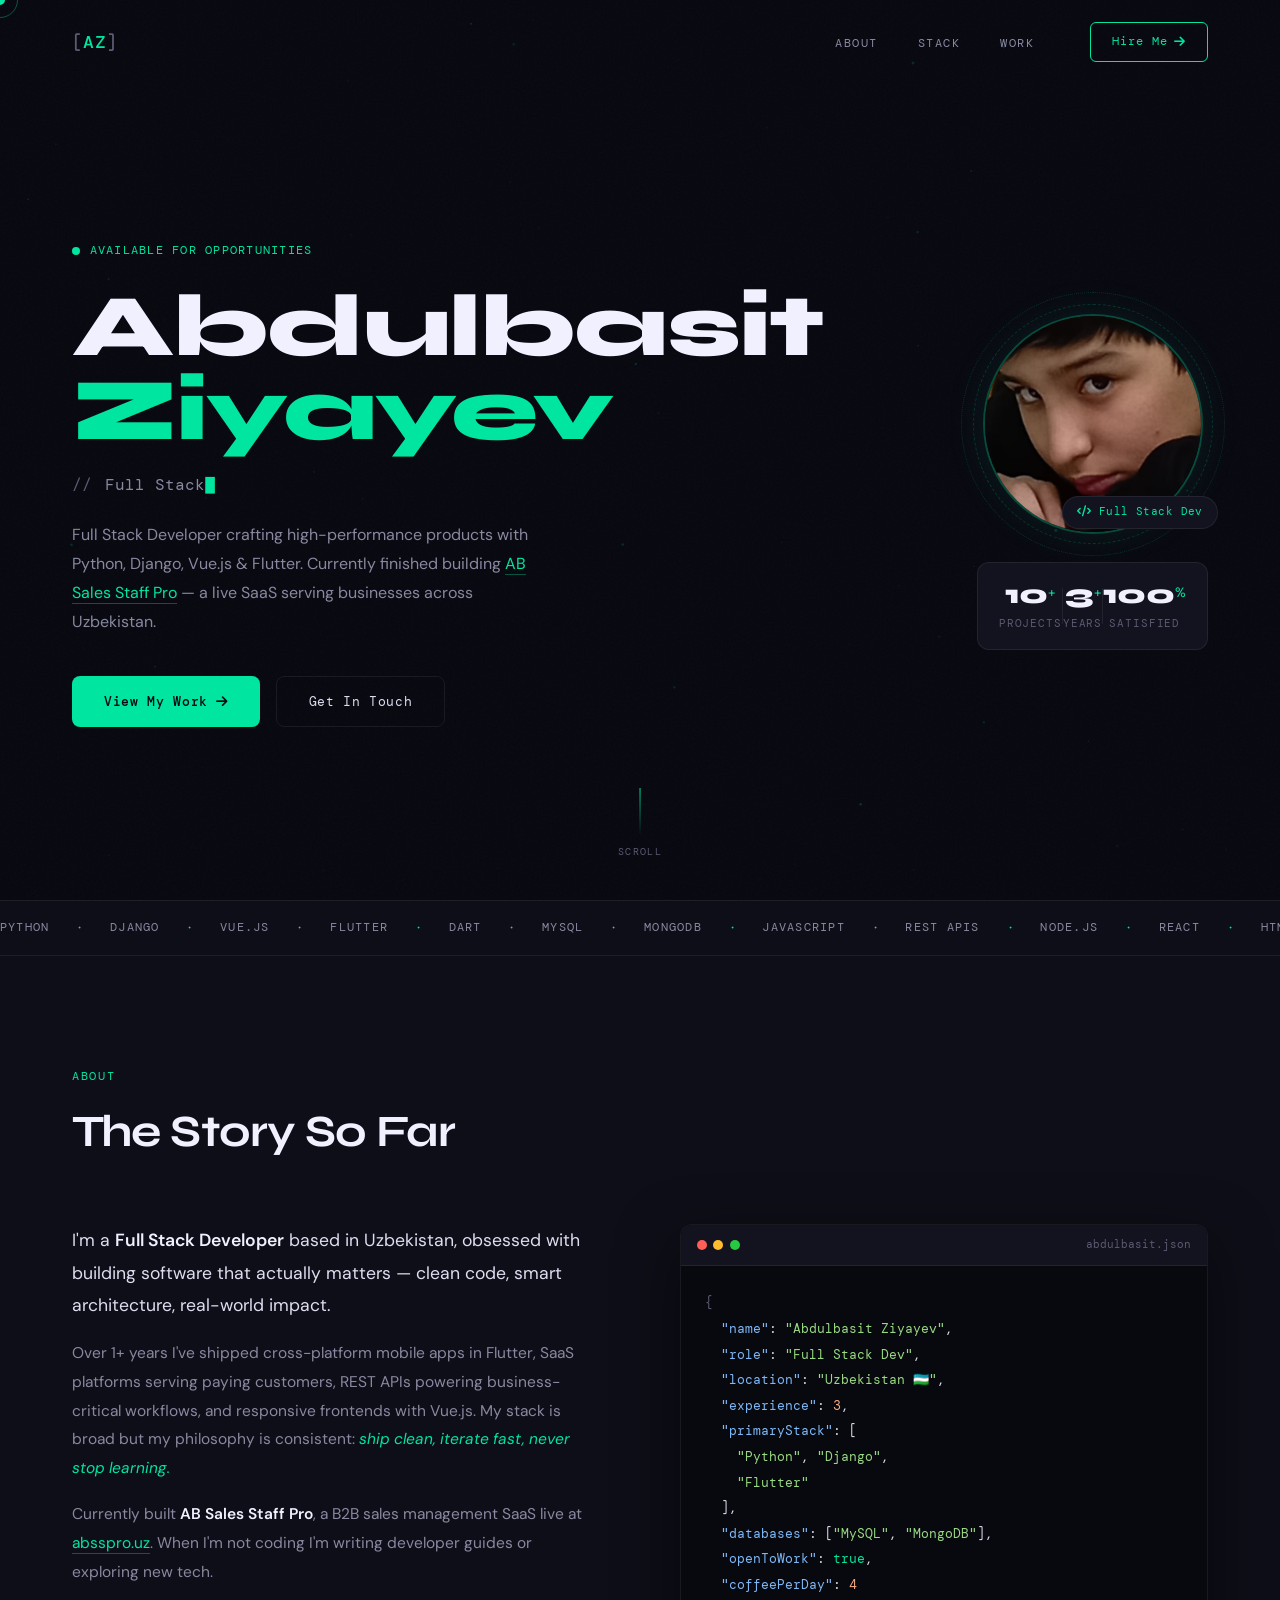
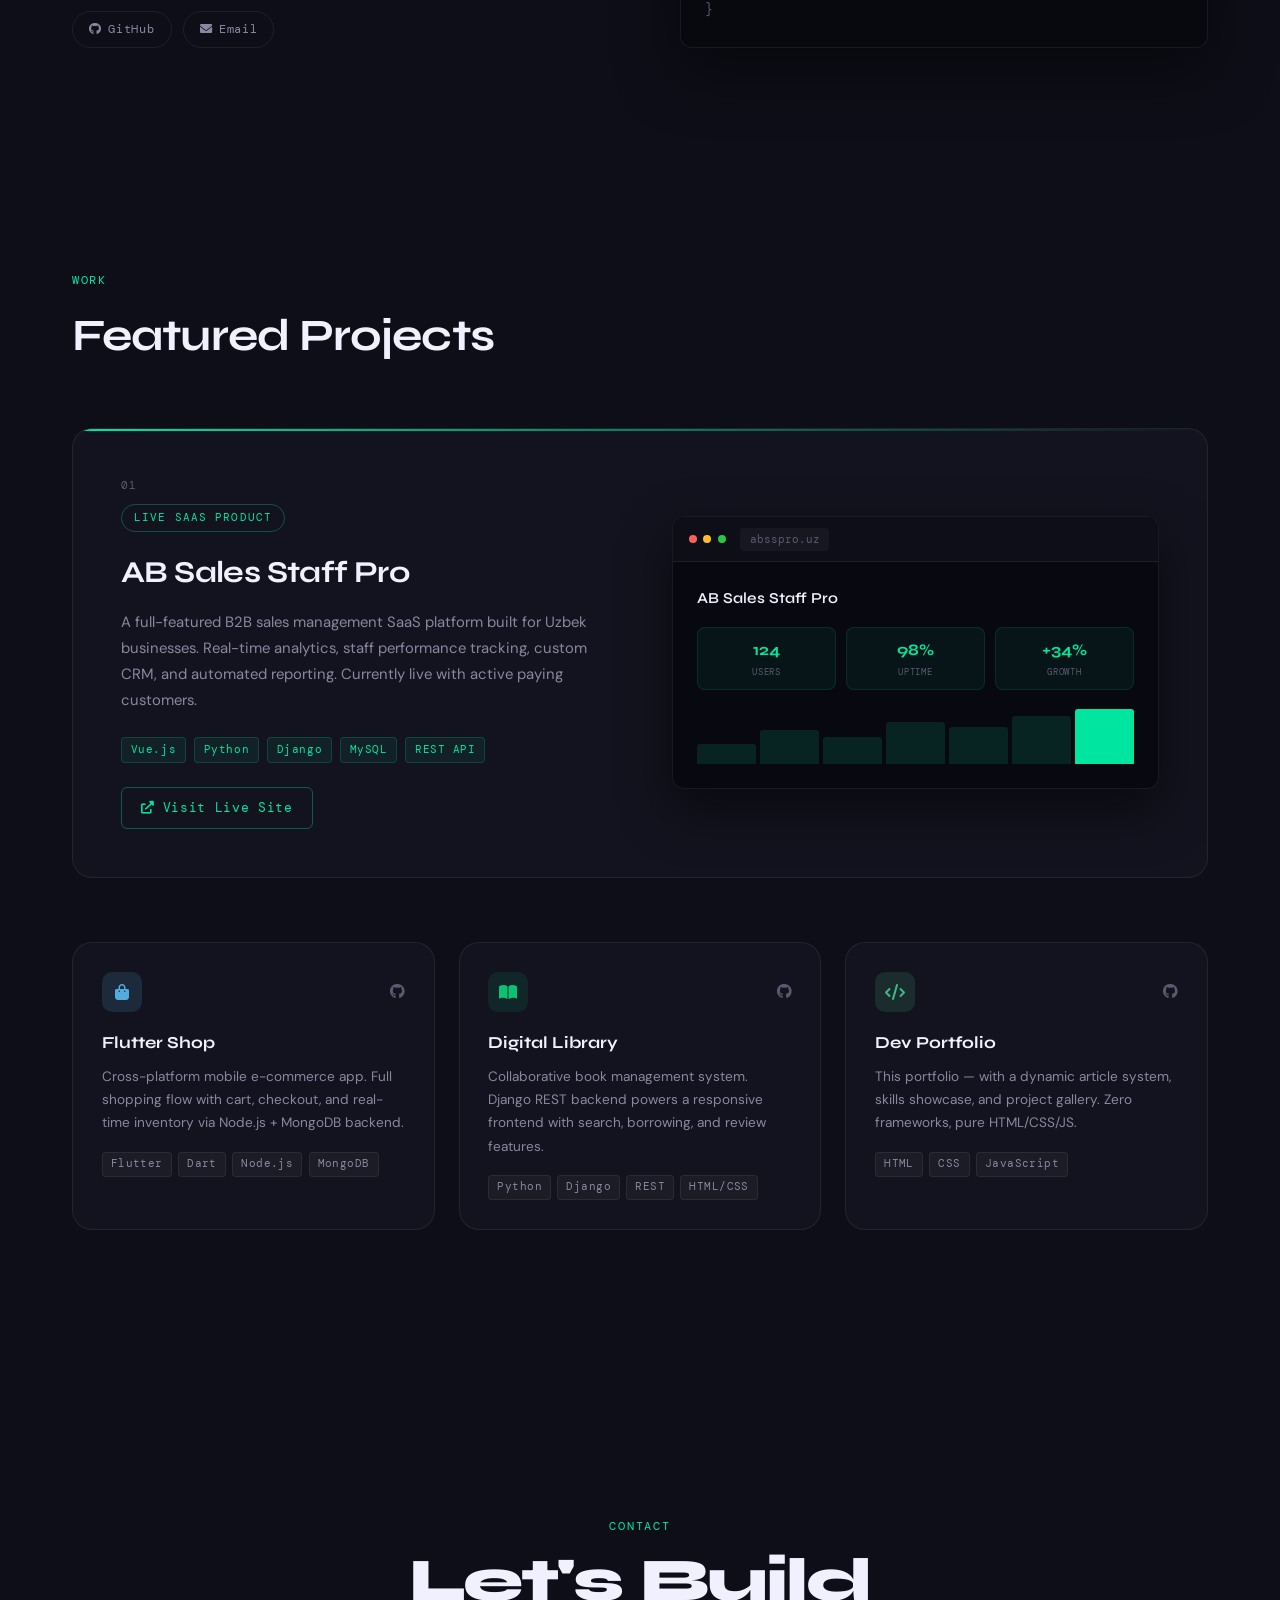
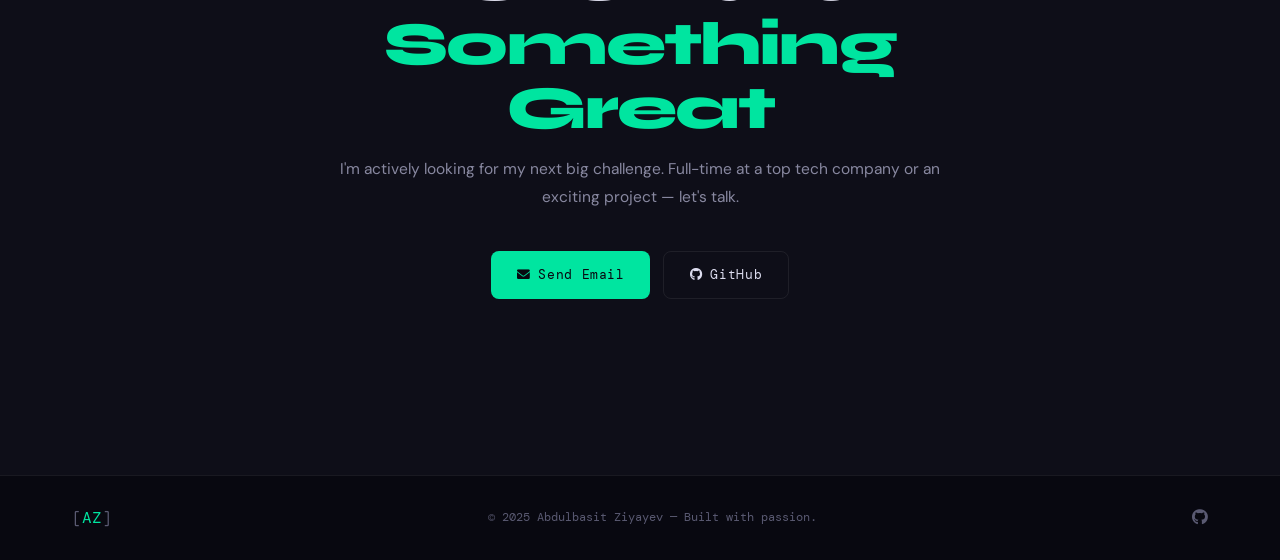
<file: index.html>
<!DOCTYPE html>
<html lang="en">
<head>
  <meta charset="UTF-8" />
  <meta name="viewport" content="width=device-width, initial-scale=1.0"/>
  <title>Abdulbasit Ziyayev — Full Stack Developer</title>
  <meta name="description" content="Abdulbasit Ziyayev — Full Stack Developer. Python, Django, Vue.js, Flutter. Building elegant, high-performance digital products. Open to big tech opportunities." />
  <meta name="keywords" content="Abdulbasit Ziyayev, Full Stack Developer, Python, Django, Vue.js, Flutter, Portfolio, Uzbekistan" />
  <link rel="preconnect" href="https://fonts.googleapis.com">
  <link href="https://fonts.googleapis.com/css2?family=Syne:wght@400;600;700;800&family=DM+Mono:ital,wght@0,300;0,400;0,500;1,300&family=DM+Sans:wght@300;400;500&display=swap" rel="stylesheet">
  <link href="https://cdnjs.cloudflare.com/ajax/libs/font-awesome/6.0.0/css/all.min.css" rel="stylesheet">
  <link rel="stylesheet" href="styles.css">
</head>
<body>
  <div class="cursor" id="cursor"></div>
  <div class="cursor-follower" id="cursorFollower"></div>
  <div class="noise"></div>

  <!-- NAV -->
  <nav class="navbar" id="navbar">
    <div class="nav-inner">
      <a href="#home" class="nav-logo"><span class="lb">[</span>AZ<span class="lb">]</span></a>
      <ul class="nav-links">
        <li><a href="#about" class="nav-link" data-text="About">About</a></li>
        <li><a href="#skills" class="nav-link" data-text="Stack">Stack</a></li>
        <li><a href="#projects" class="nav-link" data-text="Work">Work</a></li>
      </ul>
      <a href="#contact" class="nav-cta">Hire Me <i class="fas fa-arrow-right"></i></a>
      <button class="hamburger" id="hamburger" aria-label="Menu">
        <span></span><span></span>
      </button>
    </div>
    <div class="mobile-menu" id="mobileMenu">
      <a href="#about" class="m-link">About</a>
      <a href="#skills" class="m-link">Stack</a>
      <a href="#projects" class="m-link">Work</a>
      <a href="articles.html" class="m-link">Writing</a>
      <a href="#contact" class="m-link m-cta">Hire Me</a>
    </div>
  </nav>

  <!-- HERO -->
  <section id="home" class="hero">
    <canvas id="heroCanvas"></canvas>
    <div class="hero-content">
      <div class="hero-label"><span class="pulse-dot"></span>Available for opportunities</div>
      <h1 class="hero-name">
        <span class="hn-1">Abdulbasit</span>
        <span class="hn-2">Ziyayev</span>
      </h1>
      <div class="hero-role">
        <span class="role-prefix">// </span><span id="roleText"></span><span class="blink">█</span>
      </div>
      <p class="hero-desc">
        Full Stack Developer crafting high-performance products with Python, Django, Vue.js &amp; Flutter.
        Currently finished building <a href="https://absspro.uz/uz/" target="_blank" class="il">AB Sales Staff Pro</a>
        — a live SaaS serving businesses across Uzbekistan.
      </p>
      <div class="hero-btns">
        <a href="#projects" class="hbtn primary">View My Work <i class="fas fa-arrow-right"></i></a>
        <a href="#contact" class="hbtn ghost">Get In Touch</a>
      </div>
    </div>
    <div class="hero-aside">
      <div class="photo-wrap">
        <div class="photo-ring ring1"></div>
        <div class="photo-ring ring2"></div>
        <img src="profile_pic.png" alt="Abdulbasit Ziyayev" class="hero-photo" />
        <div class="photo-badge"><i class="fas fa-code"></i> Full Stack Dev</div>
      </div>
      <div class="hero-counters">
        <div class="hc"><span class="hc-n" data-target="10">0</span><sup>+</sup><div class="hc-l">Projects</div></div>
        <div class="hc-sep"></div>
        <div class="hc"><span class="hc-n" data-target="3">1</span><sup>+</sup><div class="hc-l">Years</div></div>
        <div class="hc-sep"></div>
        <div class="hc"><span class="hc-n" data-target="100">0</span><sup>%</sup><div class="hc-l">Satisfied</div></div>
      </div>
    </div>
    <div class="hero-scroll-hint">
      <div class="scroll-bar"></div>
      <span>scroll</span>
    </div>
  </section>

  <!-- MARQUEE STRIP -->
  <div class="marquee-wrap">
    <div class="marquee-track">
      <div class="marquee-inner" id="marqueeInner">
        <span>Python</span><em>·</em><span>Django</span><em>·</em><span>Vue.js</span><em>·</em>
        <span>Flutter</span><em>·</em><span>Dart</span><em>·</em><span>MySQL</span><em>·</em>
        <span>MongoDB</span><em>·</em><span>JavaScript</span><em>·</em><span>REST APIs</span><em>·</em>
        <span>Node.js</span><em>·</em><span>React</span><em>·</em><span>HTML/CSS</span><em>·</em>
        <span>Python</span><em>·</em><span>Django</span><em>·</em><span>Vue.js</span><em>·</em>
        <span>Flutter</span><em>·</em><span>Dart</span><em>·</em><span>MySQL</span><em>·</em>
        <span>MongoDB</span><em>·</em><span>JavaScript</span><em>·</em><span>REST APIs</span><em>·</em>
        <span>Node.js</span><em>·</em><span>React</span><em>·</em><span>HTML/CSS</span><em>·</em>
      </div>
    </div>
  </div>

  <!-- ABOUT -->
  <section id="about" class="section about-section">
    <div class="sc">
      <div class="sh">
        <span class="stag">About</span>
        <h2 class="stitle">The Story So Far</h2>
      </div>
      <div class="about-grid">
        <div class="about-text reveal">
          <p class="ap lead">I'm a <strong>Full Stack Developer</strong> based in Uzbekistan, obsessed with building software that actually matters — clean code, smart architecture, real-world impact.</p>
          <p class="ap">Over 1+ years I've shipped cross-platform mobile apps in Flutter, SaaS platforms serving paying customers, REST APIs powering business-critical workflows, and responsive frontends with Vue.js. My stack is broad but my philosophy is consistent: <em>ship clean, iterate fast, never stop learning.</em></p>
          <p class="ap">Currently built <strong>AB Sales Staff Pro</strong>, a B2B sales management SaaS live at <a href="https://absspro.uz/uz/" target="_blank" class="il">absspro.uz</a>. When I'm not coding I'm writing developer guides or exploring new tech.</p>
          <div class="about-socials">
            <a href="https://github.com/javlonovic" target="_blank" class="sp"><i class="fab fa-github"></i> GitHub</a>
            <a href="mailto:javlonovic@gmail.com" class="sp"><i class="fas fa-envelope"></i> Email</a>
          </div>
        </div>
        <div class="about-card reveal">
          <div class="terminal">
            <div class="term-top">
              <span class="td r"></span><span class="td y"></span><span class="td g"></span>
              <span class="tname">abdulbasit.json</span>
            </div>
            <pre class="term-code"><span class="tb">{</span>
  <span class="tk">"name"</span>: <span class="ts">"Abdulbasit Ziyayev"</span>,
  <span class="tk">"role"</span>: <span class="ts">"Full Stack Dev"</span>,
  <span class="tk">"location"</span>: <span class="ts">"Uzbekistan 🇺🇿"</span>,
  <span class="tk">"experience"</span>: <span class="tn">3</span>,
  <span class="tk">"primaryStack"</span>: [
    <span class="ts">"Python"</span>, <span class="ts">"Django"</span>,
    <span class="ts">"Flutter"</span>
  ],
  <span class="tk">"databases"</span>: [<span class="ts">"MySQL"</span>, <span class="ts">"MongoDB"</span>],
  <span class="tk">"openToWork"</span>: <span class="tg">true</span>,
  <span class="tk">"coffeePerDay"</span>: <span class="tn">4</span>
<span class="tb">}</span></pre>
          </div>
        </div>
      </div>
    </div>
  </section>
  
  <!-- PROJECTS -->
  <section id="projects" class="section projects-section">
    <div class="sc">
      <div class="sh">
        <span class="stag">Work</span>
        <h2 class="stitle">Featured Projects</h2>
      </div>

      <!-- Featured Project -->
      <div class="featured-project reveal">
        <div class="fp-info">
          <span class="fp-index">01</span>
          <span class="fp-type">Live SaaS Product</span>
          <h3 class="fp-name">AB Sales Staff Pro</h3>
          <p class="fp-desc">A full-featured B2B sales management SaaS platform built for Uzbek businesses. Real-time analytics, staff performance tracking, custom CRM, and automated reporting. Currently live with active paying customers.</p>
          <div class="fp-stack"><span>Vue.js</span><span>Python</span><span>Django</span><span>MySQL</span><span>REST API</span></div>
          <a href="https://absspro.uz/uz/" target="_blank" class="fp-link"><i class="fas fa-external-link-alt"></i> Visit Live Site</a>
        </div>
        <div class="fp-mock">
          <div class="mock-browser">
            <div class="mb-bar"><span></span><span></span><span></span><div class="mb-url">absspro.uz</div></div>
            <div class="mb-content">
              <div class="mb-title">AB Sales Staff Pro</div>
              <div class="mb-metrics">
                <div class="mm"><div class="mm-val">124</div><div class="mm-lbl">Users</div></div>
                <div class="mm"><div class="mm-val">98%</div><div class="mm-lbl">Uptime</div></div>
                <div class="mm"><div class="mm-val">+34%</div><div class="mm-lbl">Growth</div></div>
              </div>
              <div class="mb-chart">
                <div class="cb" style="height:38%"></div>
                <div class="cb" style="height:62%"></div>
                <div class="cb" style="height:50%"></div>
                <div class="cb" style="height:78%"></div>
                <div class="cb" style="height:68%"></div>
                <div class="cb" style="height:88%"></div>
                <div class="cb active" style="height:100%"></div>
              </div>
            </div>
          </div>
        </div>
      </div>

      <!-- Project Cards -->
      <div class="proj-grid">
        <div class="pc reveal">
          <div class="pc-hd">
            <div class="pci flutter"><i class="fas fa-shopping-bag"></i></div>
            <a href="https://github.com/javlonovic/shop_flutter" target="_blank" class="pc-gh"><i class="fab fa-github"></i></a>
          </div>
          <h4 class="pct">Flutter Shop</h4>
          <p class="pcd">Cross-platform mobile e-commerce app. Full shopping flow with cart, checkout, and real-time inventory via Node.js + MongoDB backend.</p>
          <div class="pcs"><span>Flutter</span><span>Dart</span><span>Node.js</span><span>MongoDB</span></div>
        </div>
        <div class="pc reveal">
          <div class="pc-hd">
            <div class="pci dj"><i class="fas fa-book-open"></i></div>
            <a href="#" class="pc-gh"><i class="fab fa-github"></i></a>
          </div>
          <h4 class="pct">Digital Library</h4>
          <p class="pcd">Collaborative book management system. Django REST backend powers a responsive frontend with search, borrowing, and review features.</p>
          <div class="pcs"><span>Python</span><span>Django</span><span>REST</span><span>HTML/CSS</span></div>
        </div>
        <div class="pc reveal">
          <div class="pc-hd">
            <div class="pci vue"><i class="fas fa-code"></i></div>
            <a href="https://github.com/javlonovic/portfolio" target="_blank" class="pc-gh"><i class="fab fa-github"></i></a>
          </div>
          <h4 class="pct">Dev Portfolio</h4>
          <p class="pcd">This portfolio — with a dynamic article system, skills showcase, and project gallery. Zero frameworks, pure HTML/CSS/JS.</p>
          <div class="pcs"><span>HTML</span><span>CSS</span><span>JavaScript</span></div>
        </div>
      </div>
    </div>
  </section>

  
  <!-- CONTACT -->
  <section id="contact" class="section contact-section">
    <div class="sc">
      <div class="contact-box reveal">
        <span class="stag">Contact</span>
        <h2 class="contact-h">Let's Build<br><span class="accent">Something Great</span></h2>
        <p class="contact-p">I'm actively looking for my next big challenge. Full-time at a top tech company or an exciting project — let's talk.</p>
        <div class="contact-btns">
          <a href="mailto:javlonovic@gmail.com" class="cbtn primary"><i class="fas fa-envelope"></i> Send Email</a>
          <a href="https://github.com/javlonovic" target="_blank" class="cbtn ghost"><i class="fab fa-github"></i> GitHub</a>
        </div>
      </div>
    </div>
  </section>

  <!-- FOOTER -->
  <footer class="site-footer">
    <div class="sf-inner">
      <span class="sf-logo"><span class="lb">[</span>AZ<span class="lb">]</span></span>
      <span class="sf-copy">© 2025 Abdulbasit Ziyayev — Built with passion.</span>
      <div class="sf-links">
        <a href="https://github.com/javlonovic" target="_blank"><i class="fab fa-github"></i></a>
      </div>
    </div>
  </footer>

  <script src="script.js"></script>
</body>
</html>
</file>
<file: styles.css>
/* ============================================================
   ABDULBASIT ZIYAYEV — PORTFOLIO STYLES
   Design: Dark editorial with electric green accents
   Fonts: Syne (display) + DM Mono (code) + DM Sans (body)
============================================================ */

/* ── Variables ─────────────────────────────────────────── */
:root {
  --bg:        #080810;
  --bg2:       #0e0e18;
  --bg3:       #13131f;
  --border:    rgba(255,255,255,0.07);
  --accent:    #00e5a0;
  --accent2:   #00c488;
  --dim:       #5a5a72;
  --muted:     #8888a0;
  --text:      #ddddf0;
  --white:     #f0f0ff;
  --font-d:    'Syne', sans-serif;
  --font-m:    'DM Mono', monospace;
  --font-b:    'DM Sans', sans-serif;
  --r:         12px;
  --r2:        20px;
  --ease:      cubic-bezier(0.25, 0.46, 0.45, 0.94);
}

/* ── Reset ─────────────────────────────────────────────── */
*, *::before, *::after { margin:0; padding:0; box-sizing:border-box; }
html { scroll-behavior:smooth; font-size:16px; }
body {
  background: var(--bg);
  color: var(--text);
  font-family: var(--font-b);
  line-height: 1.6;
  overflow-x: hidden;
  cursor: none;
}
a { color: inherit; text-decoration: none; }
img { max-width: 100%; display: block; }
button { cursor: none; border: none; background: none; }

/* ── Cursor ─────────────────────────────────────────────── */
.cursor {
  width: 10px; height: 10px;
  background: var(--accent);
  border-radius: 50%;
  position: fixed; top: 0; left: 0;
  pointer-events: none; z-index: 9999;
  transform: translate(-50%,-50%);
  transition: width 0.2s, height 0.2s;
  mix-blend-mode: screen;
}
.cursor-follower {
  width: 36px; height: 36px;
  border: 1.5px solid rgba(0,229,160,0.35);
  border-radius: 50%;
  position: fixed; top: 0; left: 0;
  pointer-events: none; z-index: 9998;
  transform: translate(-50%,-50%);
  transition: transform 0.18s var(--ease), opacity 0.2s;
}

/* ── Noise Overlay ──────────────────────────────────────── */
.noise {
  position: fixed; inset: 0; pointer-events: none; z-index: 1;
  opacity: 0.025;
  background-image: url("data:image/svg+xml,%3Csvg viewBox='0 0 512 512' xmlns='http://www.w3.org/2000/svg'%3E%3Cfilter id='n'%3E%3CfeTurbulence type='fractalNoise' baseFrequency='0.85' numOctaves='4' stitchTiles='stitch'/%3E%3C/filter%3E%3Crect width='100%25' height='100%25' filter='url(%23n)'/%3E%3C/svg%3E");
}

/* ── Navbar ─────────────────────────────────────────────── */
.navbar {
  position: fixed; top: 0; width: 100%; z-index: 500;
  transition: background 0.3s, border-color 0.3s;
  border-bottom: 1px solid transparent;
}
.navbar.scrolled {
  background: rgba(8,8,16,0.92);
  border-color: var(--border);
  backdrop-filter: blur(16px);
}
.nav-inner {
  max-width: 1200px; margin: 0 auto;
  padding: 1.4rem 2rem;
  display: flex; align-items: center; gap: 2rem;
}
.nav-logo {
  font-family: var(--font-m); font-size: 1.1rem;
  color: var(--accent); font-weight: 500; letter-spacing: 0.02em;
}
.lb { color: var(--dim); }
.nav-links {
  display: flex; gap: 2.5rem; list-style: none; margin-left: auto;
}
.nav-link {
  font-family: var(--font-m); font-size: 0.78rem;
  color: var(--muted); letter-spacing: 0.12em;
  text-transform: uppercase;
  transition: color 0.2s;
  position: relative;
}
.nav-link::after {
  content: ''; position: absolute; bottom: -3px; left: 0;
  width: 0; height: 1px; background: var(--accent);
  transition: width 0.25s var(--ease);
}
.nav-link:hover { color: var(--white); }
.nav-link:hover::after { width: 100%; }
.nav-cta {
  margin-left: 1.5rem;
  font-family: var(--font-m); font-size: 0.78rem; letter-spacing: 0.08em;
  padding: 0.55rem 1.3rem;
  border: 1px solid var(--accent);
  color: var(--accent); border-radius: 6px;
  transition: background 0.2s, color 0.2s;
  white-space: nowrap; display: flex; align-items: center; gap: 0.4rem;
}
.nav-cta:hover { background: var(--accent); color: var(--bg); }
.hamburger {
  display: none; flex-direction: column; gap: 6px;
  padding: 4px; margin-left: auto;
}
.hamburger span {
  display: block; width: 22px; height: 2px;
  background: var(--text); border-radius: 2px; transition: 0.3s;
}
.hamburger.open span:nth-child(1) { transform: rotate(45deg) translate(5px,5px); }
.hamburger.open span:nth-child(2) { transform: rotate(-45deg) translate(5px,-5px); }
.mobile-menu {
  display: none; flex-direction: column; align-items: center;
  background: rgba(8,8,16,0.98); border-top: 1px solid var(--border);
  padding: 1.5rem 0;
}
.mobile-menu.open { display: flex; }
.m-link {
  font-family: var(--font-m); font-size: 0.9rem; letter-spacing: 0.1em;
  text-transform: uppercase; color: var(--muted);
  padding: 0.9rem 2rem; width: 100%; text-align: center;
  transition: color 0.2s, background 0.2s;
}
.m-link:hover { color: var(--white); background: rgba(255,255,255,0.03); }
.m-cta { color: var(--accent); }

/* ── Hero ───────────────────────────────────────────────── */
.hero {
  min-height: 100vh;
  display: grid; grid-template-columns: 1fr auto;
  align-items: center; gap: 4rem;
  padding: 8rem 2rem 4rem;
  max-width: 1200px; margin: 0 auto;
  position: relative;
}
#heroCanvas {
  position: fixed; inset: 0; width: 100%; height: 100%;
  pointer-events: none; z-index: 0; opacity: 0.3;
}
.hero-content, .hero-aside { position: relative; z-index: 2; }
.hero-label {
  display: inline-flex; align-items: center; gap: 0.6rem;
  font-family: var(--font-m); font-size: 0.78rem; letter-spacing: 0.1em;
  color: var(--accent); text-transform: uppercase; margin-bottom: 1.5rem;
}
.pulse-dot {
  width: 8px; height: 8px; border-radius: 50%; background: var(--accent);
  animation: pulseDot 2s infinite;
}
@keyframes pulseDot {
  0%,100% { box-shadow: 0 0 0 0 rgba(0,229,160,0.6); }
  50%      { box-shadow: 0 0 0 8px rgba(0,229,160,0); }
}
.hero-name {
  font-family: var(--font-d); font-weight: 800;
  font-size: clamp(3rem, 7vw, 5.5rem);
  line-height: 0.95; letter-spacing: -0.02em;
  margin-bottom: 1.2rem;
}
.hn-1 { display: block; color: var(--white); opacity: 0; animation: slideUp 0.7s var(--ease) 0.2s forwards; }
.hn-2 { display: block; color: var(--accent); opacity: 0; animation: slideUp 0.7s var(--ease) 0.4s forwards; }
@keyframes slideUp {
  from { opacity: 0; transform: translateY(28px); }
  to   { opacity: 1; transform: translateY(0); }
}
.hero-role {
  font-family: var(--font-m); font-size: 1rem; color: var(--muted);
  margin-bottom: 1.5rem; opacity: 0; animation: fadeIn 0.6s ease 0.8s forwards;
}
.role-prefix { color: var(--dim); margin-right: 0.2rem; }
.blink { animation: blink 1s step-end infinite; color: var(--accent); }
@keyframes blink { 0%,100%{opacity:1} 50%{opacity:0} }
@keyframes fadeIn { from{opacity:0} to{opacity:1} }
.hero-desc {
  font-size: 1rem; color: var(--muted); line-height: 1.8;
  max-width: 480px; margin-bottom: 2.5rem;
  opacity: 0; animation: fadeIn 0.6s ease 1s forwards;
}
.il {
  color: var(--accent);
  border-bottom: 1px solid rgba(0,229,160,0.35);
  transition: border-color 0.2s;
}
.il:hover { border-color: var(--accent); }
.hero-btns {
  display: flex; gap: 1rem; flex-wrap: wrap;
  opacity: 0; animation: fadeIn 0.6s ease 1.2s forwards;
}
.hbtn {
  font-family: var(--font-m); font-size: 0.82rem; letter-spacing: 0.05em;
  padding: 0.85rem 2rem; border-radius: 8px;
  transition: all 0.25s var(--ease);
  display: inline-flex; align-items: center; gap: 0.5rem;
}
.hbtn.primary { background: var(--accent); color: var(--bg); font-weight: 500; }
.hbtn.primary:hover { background: var(--accent2); transform: translateY(-2px); box-shadow: 0 8px 24px rgba(0,229,160,0.3); }
.hbtn.ghost { border: 1px solid var(--border); color: var(--text); }
.hbtn.ghost:hover { border-color: var(--accent); color: var(--accent); transform: translateY(-2px); }

/* Hero Aside */
.hero-aside {
  display: flex; flex-direction: column; align-items: center; gap: 1.8rem;
  opacity: 0; animation: fadeIn 0.8s ease 0.6s forwards;
}
.photo-wrap { position: relative; width: 220px; height: 220px; }
.photo-ring {
  position: absolute; border-radius: 50%;
  border: 1px dashed rgba(0,229,160,0.18);
}
.ring1 { inset: -10px; animation: spinRing 9s linear infinite; }
.ring2 { inset: -22px; border-style: dotted; animation: spinRing 15s linear infinite reverse; }
@keyframes spinRing { to { transform: rotate(360deg); } }
.hero-photo {
  width: 220px; height: 220px; border-radius: 50%;
  object-fit: cover; border: 2px solid rgba(0,229,160,0.3);
  box-shadow: 0 0 40px rgba(0,229,160,0.1);
}
.photo-badge {
  position: absolute; bottom: 5px; right: -15px;
  background: var(--bg3); border: 1px solid var(--border);
  border-radius: 30px; padding: 0.4rem 0.85rem;
  font-family: var(--font-m); font-size: 0.7rem; color: var(--accent);
  white-space: nowrap; letter-spacing: 0.04em;
}
.hero-counters {
  display: flex; gap: 0; align-items: center;
  background: var(--bg3); border: 1px solid var(--border);
  border-radius: var(--r); padding: 1.1rem 1.3rem; width: 100%;
}
.hc { text-align: center; flex: 1; }
.hc-n {
  font-family: var(--font-d); font-size: 1.7rem; font-weight: 800;
  color: var(--white); line-height: 1;
}
.hc sup { font-size: 0.85rem; color: var(--accent); }
.hc-l { font-size: 0.68rem; color: var(--dim); text-transform: uppercase; letter-spacing: 0.08em; margin-top: 4px; font-family: var(--font-m); }
.hc-sep { width: 1px; height: 36px; background: var(--border); }
.hero-scroll-hint {
  position: absolute; bottom: 2.5rem; left: 50%;
  transform: translateX(-50%);
  display: flex; flex-direction: column; align-items: center; gap: 0.5rem;
  z-index: 2;
}
.scroll-bar {
  width: 1px; height: 48px; background: linear-gradient(to bottom, var(--accent), transparent);
  animation: scrollBar 2s ease infinite;
}
@keyframes scrollBar {
  0%   { transform: scaleY(0); transform-origin: top; opacity: 1; }
  60%  { transform: scaleY(1); transform-origin: top; opacity: 1; }
  100% { transform: scaleY(1); transform-origin: bottom; opacity: 0; }
}
.hero-scroll-hint span { font-family: var(--font-m); font-size: 0.62rem; color: var(--dim); text-transform: uppercase; letter-spacing: 0.15em; }

/* ── Marquee ─────────────────────────────────────────────── */
.marquee-wrap {
  overflow: hidden; border-top: 1px solid var(--border); border-bottom: 1px solid var(--border);
  background: var(--bg2); padding: 0.9rem 0; position: relative; z-index: 3;
}
.marquee-track { display: flex; overflow: hidden; }
.marquee-inner {
  display: flex; align-items: center; gap: 1.8rem;
  white-space: nowrap; flex-shrink: 0;
  animation: marquee 24s linear infinite; padding-right: 1.8rem;
}
.marquee-inner span { font-family: var(--font-m); font-size: 0.78rem; letter-spacing: 0.1em; text-transform: uppercase; color: var(--muted); }
.marquee-inner em { color: var(--accent); font-style: normal; }
@keyframes marquee { from { transform: translateX(0); } to { transform: translateX(-50%); } }

/* ── Section Base ────────────────────────────────────────── */
.section { padding: 7rem 0; position: relative; z-index: 2; }
.sc { max-width: 1200px; margin: 0 auto; padding: 0 2rem; }
.sh { margin-bottom: 3.5rem; }
.stag {
  font-family: var(--font-m); font-size: 0.72rem; letter-spacing: 0.15em;
  text-transform: uppercase; color: var(--accent);
  display: block; margin-bottom: 0.6rem;
}
.stitle {
  font-family: var(--font-d); font-weight: 700;
  font-size: clamp(2rem, 4vw, 2.8rem); color: var(--white);
  letter-spacing: -0.02em;
}

/* Reveal */
.reveal {
  opacity: 0; transform: translateY(28px);
  transition: opacity 0.7s var(--ease), transform 0.7s var(--ease);
}
.reveal.visible { opacity: 1; transform: translateY(0); }

/* ── About ───────────────────────────────────────────────── */
.about-section { background: var(--bg2); }
.about-grid { display: grid; grid-template-columns: 1fr 1fr; gap: 5rem; align-items: start; }
.ap { font-size: 0.97rem; color: var(--muted); line-height: 1.85; margin-bottom: 1.1rem; }
.ap.lead { font-size: 1.1rem; color: var(--text); }
.ap strong { color: var(--white); font-weight: 600; }
.ap em { color: var(--accent); font-style: italic; }
.about-socials { display: flex; flex-wrap: wrap; gap: 0.7rem; margin-top: 1.5rem; }
.sp {
  display: inline-flex; align-items: center; gap: 0.4rem;
  font-family: var(--font-m); font-size: 0.76rem; letter-spacing: 0.06em;
  padding: 0.5rem 1rem; border: 1px solid var(--border); border-radius: 30px;
  color: var(--muted); transition: all 0.2s;
}
.sp:hover { border-color: var(--accent); color: var(--accent); }

/* Terminal card */
.terminal {
  background: #08080f; border: 1px solid var(--border);
  border-radius: var(--r); overflow: hidden;
  box-shadow: 0 20px 60px rgba(0,0,0,0.5);
}
.term-top {
  display: flex; align-items: center; gap: 0.4rem;
  padding: 0.7rem 1rem; border-bottom: 1px solid var(--border);
  background: var(--bg3);
}
.td { width: 10px; height: 10px; border-radius: 50%; }
.td.r { background: #ff5f57; }
.td.y { background: #febc2e; }
.td.g { background: #28c840; }
.tname { font-family: var(--font-m); font-size: 0.7rem; color: var(--dim); margin-left: auto; }
.term-code {
  padding: 1.5rem; font-family: var(--font-m); font-size: 0.82rem;
  line-height: 1.95; overflow-x: auto; white-space: pre;
}
.tb { color: var(--dim); } .tk { color: #7eb8f7; } .ts { color: #98d982; }
.tn { color: #f5a97f; }   .tg { color: var(--accent); }

/* ── Skills ─────────────────────────────────────────────── */
.skills-section { background: var(--bg); }
.skill-groups { display: grid; grid-template-columns: 1fr 1fr; gap: 1.5rem; }
.sg {
  background: var(--bg3); border: 1px solid var(--border);
  border-radius: var(--r2); padding: 2rem;
  transition: border-color 0.3s;
}
.sg:hover { border-color: rgba(0,229,160,0.2); }
.sg-label {
  font-family: var(--font-m); font-size: 0.78rem; letter-spacing: 0.1em;
  text-transform: uppercase; color: var(--accent);
  margin-bottom: 1.5rem; display: flex; align-items: center; gap: 0.5rem;
}
.si { margin-bottom: 1.2rem; }
.si-head { display: flex; align-items: center; gap: 0.6rem; margin-bottom: 0.4rem; }
.si-icon { font-size: 0.95rem; width: 20px; text-align: center; }
.si-name { font-size: 0.88rem; color: var(--text); flex: 1; }
.si-pct { font-family: var(--font-m); font-size: 0.72rem; color: var(--dim); }
.si-bar { height: 3px; background: rgba(255,255,255,0.06); border-radius: 3px; overflow: hidden; }
.si-fill { height: 100%; background: linear-gradient(90deg, var(--accent), var(--accent2)); border-radius: 3px; width: 0; transition: width 1.2s var(--ease); }

/* ── Projects ───────────────────────────────────────────── */
.projects-section { background: var(--bg2); }

.featured-project {
  display: grid; grid-template-columns: 1fr 1fr; gap: 4rem;
  align-items: center; margin-bottom: 4rem;
  padding: 3rem; background: var(--bg3); border: 1px solid var(--border);
  border-radius: var(--r2); position: relative; overflow: hidden;
}
.featured-project::before {
  content: ''; position: absolute; top: 0; left: 0; right: 0; height: 2px;
  background: linear-gradient(90deg, var(--accent), transparent);
}
.fp-index { font-family: var(--font-m); font-size: 0.7rem; color: var(--dim); letter-spacing: 0.1em; display: block; margin-bottom: 0.5rem; }
.fp-type {
  display: inline-block; font-family: var(--font-m); font-size: 0.7rem; letter-spacing: 0.1em;
  text-transform: uppercase; color: var(--accent);
  border: 1px solid rgba(0,229,160,0.3); border-radius: 20px;
  padding: 0.25rem 0.75rem; margin-bottom: 1rem;
}
.fp-name { font-family: var(--font-d); font-size: 1.9rem; font-weight: 700; color: var(--white); letter-spacing: -0.02em; margin-bottom: 0.8rem; }
.fp-desc { font-size: 0.93rem; color: var(--muted); line-height: 1.75; margin-bottom: 1.5rem; }
.fp-stack { display: flex; flex-wrap: wrap; gap: 0.5rem; margin-bottom: 1.5rem; }
.fp-stack span {
  font-family: var(--font-m); font-size: 0.7rem; letter-spacing: 0.05em;
  background: rgba(0,229,160,0.07); color: var(--accent);
  border: 1px solid rgba(0,229,160,0.18); border-radius: 4px; padding: 0.2rem 0.55rem;
}
.fp-link {
  display: inline-flex; align-items: center; gap: 0.5rem;
  font-family: var(--font-m); font-size: 0.8rem; letter-spacing: 0.05em;
  color: var(--accent); border: 1px solid rgba(0,229,160,0.35);
  border-radius: 6px; padding: 0.6rem 1.2rem; transition: all 0.2s;
}
.fp-link:hover { background: var(--accent); color: var(--bg); }

/* Mock browser */
.mock-browser {
  background: var(--bg); border: 1px solid var(--border);
  border-radius: var(--r); overflow: hidden;
  box-shadow: 0 20px 50px rgba(0,0,0,0.5);
}
.mb-bar {
  display: flex; align-items: center; gap: 0.4rem;
  padding: 0.65rem 1rem; background: var(--bg2); border-bottom: 1px solid var(--border);
}
.mb-bar span { width: 8px; height: 8px; border-radius: 50%; }
.mb-bar span:nth-child(1) { background: #ff5f57; }
.mb-bar span:nth-child(2) { background: #febc2e; }
.mb-bar span:nth-child(3) { background: #28c840; }
.mb-url { margin-left: 0.5rem; font-family: var(--font-m); font-size: 0.68rem; color: var(--dim); background: rgba(255,255,255,0.04); border-radius: 4px; padding: 0.18rem 0.6rem; }
.mb-content { padding: 1.5rem; }
.mb-title { font-family: var(--font-d); font-size: 0.95rem; color: var(--white); margin-bottom: 1rem; font-weight: 600; }
.mb-metrics { display: grid; grid-template-columns: repeat(3,1fr); gap: 0.6rem; margin-bottom: 1.2rem; }
.mm { background: rgba(0,229,160,0.06); border: 1px solid rgba(0,229,160,0.12); border-radius: 8px; padding: 0.6rem; text-align: center; }
.mm-val { font-family: var(--font-d); font-size: 1rem; color: var(--accent); font-weight: 700; }
.mm-lbl { font-family: var(--font-m); font-size: 0.58rem; color: var(--dim); text-transform: uppercase; letter-spacing: 0.08em; margin-top: 2px; }
.mb-chart { display: flex; align-items: flex-end; gap: 4px; height: 55px; }
.cb { flex: 1; background: rgba(0,229,160,0.12); border-radius: 3px 3px 0 0; }
.cb.active { background: var(--accent); }

/* Project grid */
.proj-grid { display: grid; grid-template-columns: repeat(3,1fr); gap: 1.5rem; }
.pc {
  background: var(--bg3); border: 1px solid var(--border);
  border-radius: var(--r2); padding: 1.8rem;
  transition: border-color 0.3s, transform 0.3s var(--ease), box-shadow 0.3s;
}
.pc:hover { border-color: rgba(0,229,160,0.25); transform: translateY(-4px); box-shadow: 0 16px 40px rgba(0,0,0,0.35); }
.pc-hd { display: flex; justify-content: space-between; align-items: center; margin-bottom: 1.1rem; }
.pci { width: 40px; height: 40px; border-radius: 10px; display: grid; place-items: center; font-size: 1rem; }
.pci.flutter { background: rgba(84,172,220,0.15); color: #54acdc; }
.pci.dj      { background: rgba(9,150,102,0.15);  color: #09c375; }
.pci.vue     { background: rgba(66,184,131,0.15);  color: #42b883; }
.pc-gh { font-size: 0.95rem; color: var(--dim); transition: color 0.2s; }
.pc-gh:hover { color: var(--white); }
.pct { font-family: var(--font-d); font-size: 1.05rem; font-weight: 700; color: var(--white); margin-bottom: 0.55rem; }
.pcd { font-size: 0.85rem; color: var(--muted); line-height: 1.7; margin-bottom: 1.1rem; }
.pcs { display: flex; flex-wrap: wrap; gap: 0.4rem; }
.pcs span {
  font-family: var(--font-m); font-size: 0.66rem; letter-spacing: 0.04em;
  background: rgba(255,255,255,0.04); color: var(--muted);
  border: 1px solid var(--border); border-radius: 4px; padding: 0.18rem 0.5rem;
}

/* ── Writing ─────────────────────────────────────────────── */
.writing-section { background: var(--bg); }
.writing-grid { display: grid; grid-template-columns: 1fr 1fr; gap: 1.5rem; margin-bottom: 2.5rem; }
.wc {
  display: block;
  background: var(--bg3); border: 1px solid var(--border);
  border-radius: var(--r2); padding: 1.8rem;
  transition: border-color 0.3s, transform 0.3s var(--ease), box-shadow 0.3s;
}
.wc:hover { border-color: rgba(0,229,160,0.25); transform: translateY(-3px); box-shadow: 0 12px 30px rgba(0,0,0,0.3); }
.wc-cat {
  font-family: var(--font-m); font-size: 0.68rem; letter-spacing: 0.12em;
  text-transform: uppercase; color: var(--accent); display: block; margin-bottom: 0.7rem;
}
.wc-title { font-family: var(--font-d); font-size: 1rem; font-weight: 700; color: var(--white); line-height: 1.3; margin-bottom: 0.6rem; }
.wc-desc { font-size: 0.84rem; color: var(--muted); line-height: 1.65; margin-bottom: 1.1rem; }
.wc-foot { display: flex; justify-content: space-between; align-items: center; }
.wc-time { font-family: var(--font-m); font-size: 0.68rem; color: var(--dim); }
.wc-arr { color: var(--accent); font-size: 1rem; transition: transform 0.2s; }
.wc:hover .wc-arr { transform: translateX(5px); }
.writing-footer { text-align: center; }
.btn-outline {
  display: inline-flex; align-items: center; gap: 0.5rem;
  font-family: var(--font-m); font-size: 0.8rem; letter-spacing: 0.05em;
  padding: 0.8rem 1.8rem; border: 1px solid var(--border);
  color: var(--text); border-radius: 8px; transition: border-color 0.2s, color 0.2s;
}
.btn-outline:hover { border-color: var(--accent); color: var(--accent); }

/* ── Contact ─────────────────────────────────────────────── */
.contact-section { background: var(--bg2); }
.contact-box { max-width: 680px; margin: 0 auto; text-align: center; padding: 4rem 2rem; }
.contact-h {
  font-family: var(--font-d); font-size: clamp(2.2rem, 5vw, 3.8rem);
  font-weight: 800; color: var(--white); line-height: 1.05;
  letter-spacing: -0.03em; margin: 0.8rem 0 1rem;
}
.accent { color: var(--accent); }
.contact-p { font-size: 0.97rem; color: var(--muted); line-height: 1.75; margin-bottom: 2.5rem; }
.contact-btns { display: flex; flex-wrap: wrap; gap: 0.8rem; justify-content: center; }
.cbtn {
  display: inline-flex; align-items: center; gap: 0.5rem;
  font-family: var(--font-m); font-size: 0.8rem; letter-spacing: 0.05em;
  padding: 0.82rem 1.6rem; border-radius: 8px; transition: all 0.25s;
}
.cbtn.primary { background: var(--accent); color: var(--bg); }
.cbtn.primary:hover { background: var(--accent2); transform: translateY(-2px); box-shadow: 0 8px 24px rgba(0,229,160,0.3); }
.cbtn.ghost { border: 1px solid var(--border); color: var(--text); }
.cbtn.ghost:hover { border-color: var(--accent); color: var(--accent); transform: translateY(-2px); }

/* ── Footer ─────────────────────────────────────────────── */
.site-footer { border-top: 1px solid var(--border); background: var(--bg); padding: 1.8rem 0; position: relative; z-index: 3; }
.sf-inner {
  max-width: 1200px; margin: 0 auto; padding: 0 2rem;
  display: flex; align-items: center; justify-content: space-between; gap: 1rem; flex-wrap: wrap;
}
.sf-logo { font-family: var(--font-m); font-size: 1rem; color: var(--accent); }
.sf-copy { font-family: var(--font-m); font-size: 0.72rem; color: var(--dim); }
.sf-links { display: flex; gap: 1.2rem; }
.sf-links a { color: var(--dim); font-size: 1rem; transition: color 0.2s; }
.sf-links a:hover { color: var(--accent); }

/* ── Responsive ─────────────────────────────────────────── */
@media (max-width: 1024px) {
  .hero { grid-template-columns: 1fr; text-align: center; gap: 3rem; }
  .hero-aside { align-items: center; }
  .hero-desc { max-width: 100%; }
  .hero-btns { justify-content: center; }
  .about-grid { grid-template-columns: 1fr; gap: 2.5rem; }
  .featured-project { grid-template-columns: 1fr; }
}
@media (max-width: 768px) {
  .nav-links, .nav-cta { display: none; }
  .hamburger { display: flex; }
  .hero { padding: 7rem 1.5rem 3rem; }
  .skill-groups { grid-template-columns: 1fr; }
  .proj-grid { grid-template-columns: 1fr; }
  .writing-grid { grid-template-columns: 1fr; }
  .sc { padding: 0 1.5rem; }
  .section { padding: 5rem 0; }
  .photo-wrap, .hero-photo { width: 180px; height: 180px; }
  .hero-counters { gap: 0; padding: 1rem; }
}
@media (max-width: 480px) {
  .hero-name { font-size: 2.5rem; }
  .featured-project { padding: 1.5rem; }
  .contact-h { font-size: 2rem; }
  .fp-name { font-size: 1.5rem; }
}
</file>
